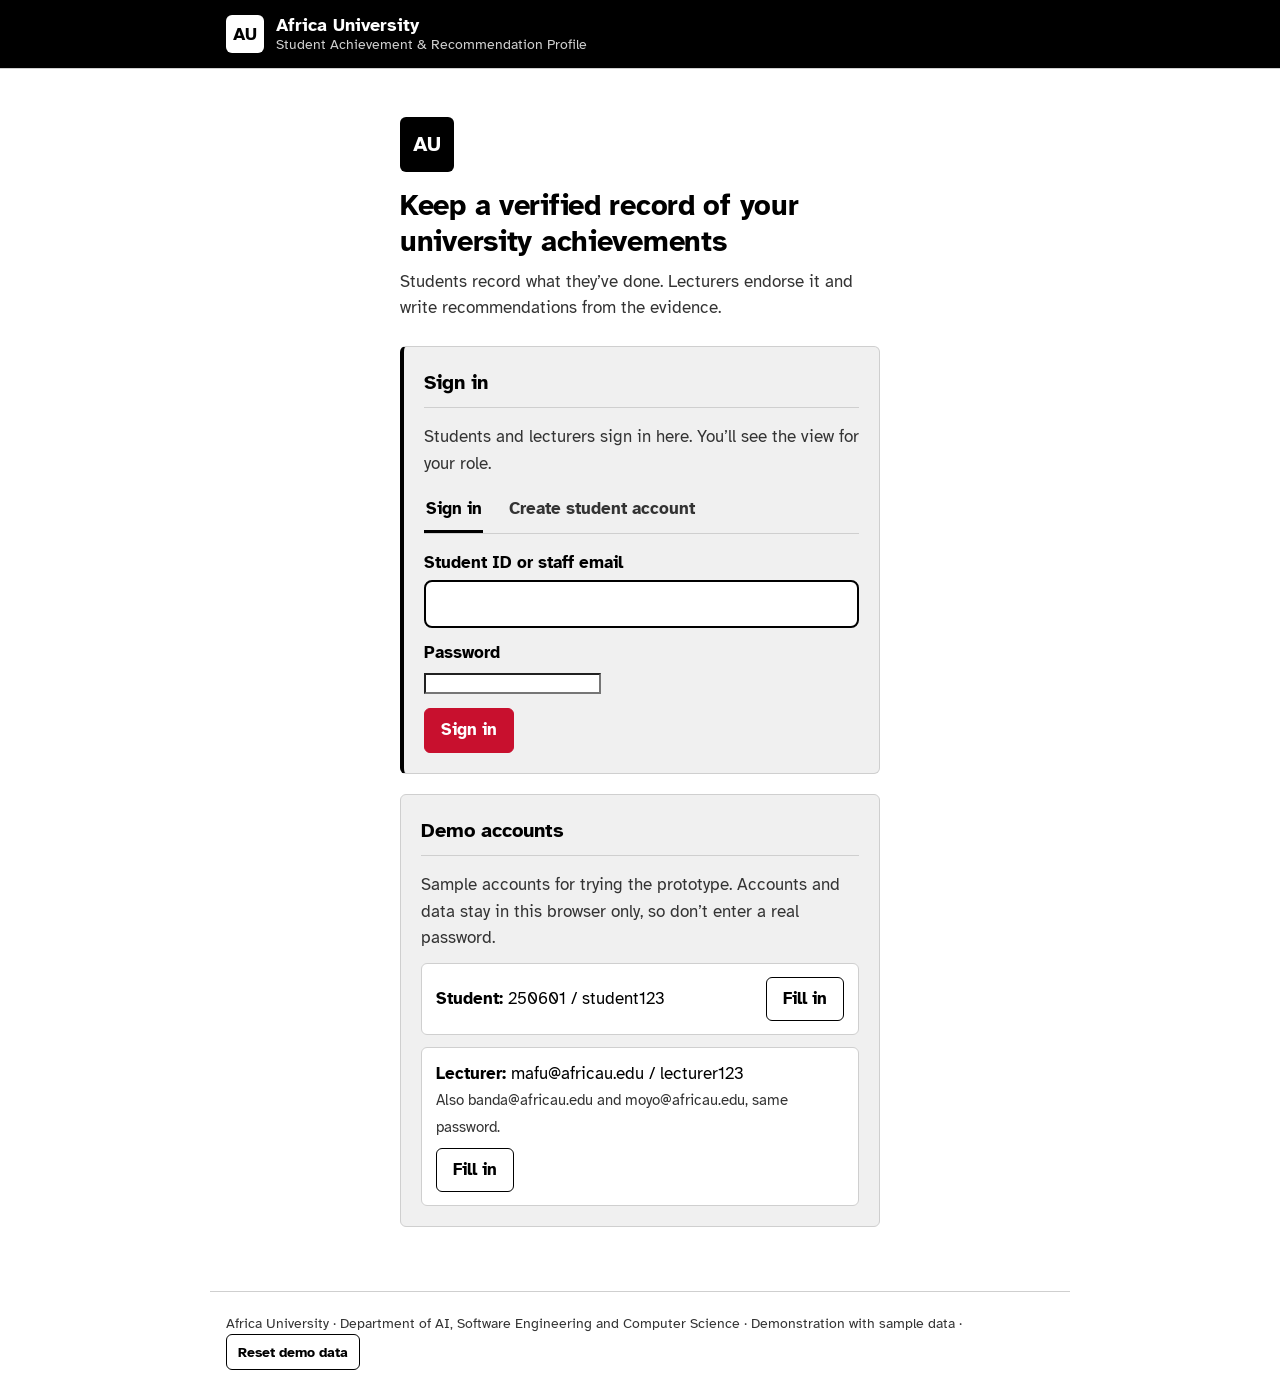
<file: index.html>
<!doctype html>
<html lang="en">
<head>
<meta charset="utf-8">
<meta name="viewport" content="width=device-width, initial-scale=1, viewport-fit=cover">
<title>AU Student Achievement & Recommendation Profile</title>
<link rel="preconnect" href="https://fonts.googleapis.com">
<link rel="preconnect" href="https://fonts.gstatic.com" crossorigin>
<link href="https://fonts.googleapis.com/css2?family=Atkinson+Hyperlegible:wght@400;700&display=swap" rel="stylesheet">
<link rel="stylesheet" href="profile.css">
</head>
<body>
<header><div class="bar">
<div class="brand"><span class="mark" aria-hidden="true">AU</span><span>Africa University<small>Student Achievement &amp; Recommendation Profile</small></span></div>
<div id="who"></div></div></header>
<div id="subnav"></div>
<main id="app"></main>
<footer>Africa University · Department of AI, Software Engineering and Computer Science · Demonstration with sample data · <button class="btn" data-act="reset" style="min-height:36px;padding:.2rem .7rem">Reset demo data</button></footer>
<div id="toast" role="status" aria-live="polite"></div>
<script src="profile.js"></script>
</body>
</html>
</file>
<file: profile.css>
:root{--bg:#fff;--rule:#CFCFCF;--surface:#F2F2F2;--ink:#000;--muted:#333;--line:#000;--brand:#C8102E;--brand-ink:#fff;--gold:#C8102E;--gold-ink:#fff;--ok-bg:#000;--ok:#fff;--warn-bg:#fff;--warn:#000;--bad-bg:#FFE5E8;--bad:#8A0017;--focus:#000;
box-sizing:border-box;padding-top:env(safe-area-inset-top,0px);padding-bottom:env(safe-area-inset-bottom,0px);color-scheme:light}
@media not all{:root{--bg:#000;--rule:#3D3D3D;--surface:#1A1A1A;--ink:#fff;--muted:#D0D0D0;--line:#fff;--brand:#FF4D5E;--brand-ink:#000;--gold:#FF4D5E;--gold-ink:#000;--ok-bg:#fff;--ok:#000;--warn-bg:#000;--warn:#fff;--bad-bg:#5C0010;--bad:#FFD9DE;--focus:#fff;color-scheme:dark}}
*,*::before,*::after{box-sizing:inherit}
html{scroll-padding-top:env(safe-area-inset-top,0px)}
body{margin:0;background:var(--bg);color:var(--ink);font:400 1.0625rem/1.55 "Atkinson Hyperlegible",system-ui,"Segoe UI",Arial,sans-serif}
body::before{content:"";position:fixed;inset:0 0 auto;height:env(safe-area-inset-top,0px);background:var(--bg);z-index:10}
:focus-visible{outline:3px solid var(--focus);outline-offset:3px}
header{border-bottom:4px solid var(--line);background:var(--bg);position:sticky;top:env(safe-area-inset-top,0px);z-index:5}
.bar{max-width:1100px;margin:0 auto;padding:.9rem 1rem;display:flex;flex-wrap:wrap;gap:.75rem 1.5rem;align-items:center;justify-content:space-between}
.brand{font-weight:700;font-size:1.15rem;line-height:1.2}
.brand small{display:block;font-weight:400;color:var(--muted);font-size:.9rem}
nav{display:flex;border:2px solid var(--line);border-radius:8px;overflow:hidden}
nav button{font:inherit;font-weight:700;background:var(--bg);color:var(--ink);border:0;padding:.6rem 1.1rem;cursor:pointer;min-height:44px}
nav button+button{border-left:2px solid var(--line)}
nav button[aria-selected="true"]{background:var(--brand);color:var(--brand-ink)}
main{max-width:1100px;margin:0 auto;padding:1.5rem 1rem 3rem}
h1{font-size:1.9rem;line-height:1.2;margin:0 0 .25rem}
h2{font-size:1.3rem;margin:0 0 .75rem}
p{margin:0 0 .75rem;max-width:70ch}
.sub{color:var(--muted)}
.grid{display:grid;gap:1.25rem;grid-template-columns:repeat(auto-fit,minmax(min(100%,320px),1fr));align-items:start}
.panel{border:2px solid var(--line);border-radius:10px;padding:1.1rem;background:var(--bg)}
.panel.hl{border-left:10px solid var(--gold)}
.stats{display:grid;gap:1rem;grid-template-columns:repeat(auto-fit,minmax(150px,1fr));margin:1.25rem 0}
.stat{border:2px solid var(--line);border-radius:10px;padding:.8rem 1rem;background:var(--surface)}
.stat b{display:block;font-size:2.2rem;line-height:1.1}
.stat.gold{background:var(--gold);color:var(--gold-ink);border-color:var(--line)}
ul.list{list-style:none;margin:0;padding:0;display:grid;gap:.75rem}
.item{border:2px solid var(--line);border-radius:8px;padding:.8rem .9rem}
.item h3{font-size:1.05rem;margin:0 0 .2rem}
.meta{color:var(--muted);font-size:.95rem;margin:0 0 .4rem}
.row{display:flex;flex-wrap:wrap;gap:.5rem;align-items:center;justify-content:space-between}
.badge{display:inline-flex;gap:.35rem;align-items:center;font-weight:700;font-size:.9rem;padding:.15rem .6rem;border-radius:99px;border:2px solid currentColor}
.badge.verified,.badge.sent{background:var(--ok-bg);color:var(--ok)}
.badge.pending,.badge.requested{background:var(--warn-bg);color:var(--warn)}
.badge.rejected{background:var(--bad-bg);color:var(--bad)}
.badge.drafting{background:var(--surface);color:var(--ink)}
.btn{font:inherit;font-weight:700;min-height:44px;padding:.5rem 1rem;border-radius:8px;border:2px solid var(--line);background:var(--bg);color:var(--ink);cursor:pointer}
.btn.primary{background:var(--brand);color:var(--brand-ink)}
.btn.danger{border-color:var(--bad);color:var(--bad)}
.btn:hover{text-decoration:underline}
.actions{display:flex;flex-wrap:wrap;gap:.5rem}
label{display:block;font-weight:700;margin:.7rem 0 .25rem}
input[type=text],input[type=date],select,textarea{width:100%;font:inherit;color:var(--ink);background:var(--bg);border:2px solid var(--line);border-radius:8px;padding:.55rem .7rem;min-height:44px}
textarea{min-height:240px;line-height:1.5}
.toggle{display:flex;gap:.7rem;align-items:flex-start;margin-top:.8rem}
.toggle input{width:1.5rem;height:1.5rem;margin-top:.15rem;accent-color:var(--brand)}
.toggle label{margin:0;font-weight:400}
.steps{display:flex;gap:.4rem;flex-wrap:wrap;margin-top:.4rem}
.steps span{border:2px solid var(--line);border-radius:6px;padding:.1rem .55rem;font-size:.9rem}
.steps span.on{background:var(--ink);color:var(--bg);font-weight:700}
.tabs{display:flex;gap:.5rem;flex-wrap:wrap;margin:0 0 1rem}
.tabs button{font:inherit;font-weight:700;min-height:44px;padding:.4rem 1rem;border:2px solid var(--line);border-radius:8px;background:var(--bg);color:var(--ink);cursor:pointer}
.tabs button[aria-selected="true"]{background:var(--ink);color:var(--bg)}
.empty{border:2px dashed var(--line);border-radius:8px;padding:1rem;color:var(--muted)}
.late{color:var(--bad);font-weight:700}
#toast{position:fixed;left:50%;transform:translateX(-50%);bottom:calc(1rem + env(safe-area-inset-bottom,0px));background:var(--ink);color:var(--bg);padding:.7rem 1.1rem;border-radius:8px;font-weight:700;z-index:20;max-width:90vw}
#toast:empty{display:none}
body::before{background:#000}
header{background:#000;color:#fff;border-bottom:4px solid #C8102E}
.brand small{color:#D0D0D0}
nav{border:1px solid #fff;border-radius:6px}
nav button{background:transparent;color:#fff}
nav button+button{border-left:1px solid #fff}
nav button[aria-selected="true"]{background:#C8102E;color:#fff}
main{padding:2rem 1rem 3rem}
h1{font-size:1.75rem;letter-spacing:-.01em}
h2{font-size:1.1rem;padding-bottom:.6rem;margin-bottom:1rem;border-bottom:1px solid var(--rule)}
.grid{gap:1.5rem}
.panel{border:1px solid var(--rule);border-radius:6px;padding:1.25rem}
.panel.hl{border-left:4px solid var(--brand)}
.stat{border:1px solid var(--rule);border-top:3px solid var(--line);border-radius:6px;background:var(--bg);padding:1rem 1.1rem;color:var(--muted);font-size:.95rem}
.stat b{font-size:2rem;color:var(--ink)}
.stat.gold{background:var(--bg);color:var(--muted);border-color:var(--rule);border-top-color:var(--brand)}
.item{border:1px solid var(--rule);border-radius:6px}
.item h3{font-size:1rem}
.badge{border-radius:4px;border-width:1px;font-size:.8rem;padding:.1rem .5rem}
.btn{border-width:1px;border-radius:6px}
.btn.primary{border-color:var(--brand)}
.tabs{gap:1.5rem;border-bottom:1px solid var(--rule)}
.tabs button{border:0;border-bottom:3px solid transparent;border-radius:0;background:none;color:var(--muted);padding:.4rem .1rem}
.tabs button[aria-selected="true"]{background:none;color:var(--ink);border-bottom-color:var(--brand)}
.steps span{border-width:1px}
.empty{border-width:1px}
footer{max-width:1100px;margin:0 auto;padding:1.25rem 1rem;border-top:1px solid var(--rule);color:var(--muted);font-size:.9rem}
dialog{border:1px solid var(--line);border-radius:8px;padding:1.4rem;width:min(560px,92vw);background:var(--bg);color:var(--ink)}
dialog::backdrop{background:rgba(0,0,0,.65)}
dialog h2{border:0;padding:0}
.note{background:var(--surface);border-left:4px solid var(--line);padding:.5rem .7rem;margin:.4rem 0;font-size:.95rem}
.badge.declined{background:var(--bad-bg);color:var(--bad)}
.feed .item{padding:.6rem .8rem}
@media print{header,footer,.actions,.tabs,form,.stats,#toast,dialog{display:none!important}body::before{display:none}}
.grid{grid-template-columns:1fr}
input[type=text],input[type=date],input[type=password],select,textarea{background:#EDEDED;color:#000}
.panel,.stat,.stat.gold,dialog{background:#F0F0F0}
.item,.empty{background:#fff}
#addForm input,#addForm select,#reqForm input,#reqForm select,#loginForm input,#regForm input,textarea.draft{background:#fff}
.bar,main,footer{max-width:860px}
#who{display:flex;gap:.9rem;align-items:center;color:#fff;flex-wrap:wrap}
.authwrap{max-width:480px;margin:1rem auto}
.brand{display:flex;gap:.7rem;align-items:center}
.mark{display:inline-grid;place-items:center;width:2.4rem;height:2.4rem;border-radius:6px;background:#fff;color:#000;font-weight:700;letter-spacing:.02em;flex:none}
.hero{margin-bottom:1.5rem}.hero h1{font-size:1.8rem;line-height:1.25;margin:0 0 .6rem}
.hero .mark{background:#000;color:#fff;width:3.4rem;height:3.4rem;font-size:1.3rem;margin-bottom:1rem}
#subnav{border-bottom:1px solid var(--rule);background:#fff}
.subbar{max-width:860px;margin:0 auto;padding:0 1rem;display:flex;gap:1.5rem;overflow-x:auto}
.subbar button{font:inherit;font-weight:700;background:none;border:0;border-bottom:3px solid transparent;color:var(--muted);padding:.85rem .1rem;min-height:48px;cursor:pointer;white-space:nowrap}
.subbar button[aria-selected="true"]{color:var(--ink);border-bottom-color:var(--line)}
.profile{display:flex;gap:1rem;align-items:center;margin-bottom:1.5rem}.profile h1{margin:0}
.avatar{width:4rem;height:4rem;border-radius:50%;background:#000;color:#fff;display:grid;place-items:center;font-weight:700;font-size:1.3rem;flex:none}
header{border-bottom:0}
.panel.hl{border-left:4px solid var(--line)}
.stat.gold{border-top-color:var(--line)}
.tabs button[aria-selected="true"]{border-bottom-color:var(--line)}
.btn.primary{background:#000;color:#fff;border-color:#000}
.btn.main{background:var(--brand);color:#fff;border-color:var(--brand)}
.stepper{list-style:none;display:flex;margin:.8rem 0 0;padding:0}
.stepper li{flex:1;position:relative;text-align:center;font-size:.85rem;color:var(--muted);padding-top:1.7rem}
.stepper li::before{content:"";position:absolute;top:.3rem;left:50%;width:1rem;height:1rem;margin-left:-.5rem;border-radius:50%;border:2px solid #000;background:#fff;z-index:1}
.stepper li::after{content:"";position:absolute;top:.75rem;left:-50%;width:100%;height:2px;background:#BDBDBD}
.stepper li:first-child::after{display:none}
.stepper li.done::before{background:#000}
.stepper li.done::after,.stepper li.now::after{background:#000}
.stepper li.now::before{background:var(--brand);border-color:var(--brand)}
.stepper li.done,.stepper li.now{color:var(--ink);font-weight:700}
.who{display:flex;gap:.7rem;align-items:center}
.avatar.sm{width:2.4rem;height:2.4rem;font-size:.9rem}
.item.urgent{border-left:4px solid var(--brand)}
h3.cat{margin:1.3rem 0 .6rem;font-size:.85rem;text-transform:uppercase;letter-spacing:.06em;color:var(--muted)}
.tabs+h3.cat{margin-top:.5rem}
.count{margin-left:.5rem;border:1px solid var(--line);border-radius:99px;padding:0 .45rem;font-size:.75rem;color:var(--ink)}
.timeline{border-left:2px solid #BDBDBD;margin-left:.5rem;padding-left:1rem}
.timeline>.item{position:relative}
.timeline>.item::before{content:"";position:absolute;left:-1.5rem;top:1.15rem;width:.7rem;height:.7rem;border-radius:50%;background:#000;border:2px solid #F0F0F0}
.empty{text-align:center;padding:1.4rem}
.empty p{margin:0 auto 1rem}
dialog{box-shadow:0 12px 40px rgba(0,0,0,.35)}
.item{transition:border-color .15s,box-shadow .15s}
.item:hover{border-color:#000;box-shadow:0 2px 8px rgba(0,0,0,.1)}
.btn{transition:background-color .15s}
.btn:not(.primary):not(.main):hover{background:#E6E6E6;text-decoration:none}
.btn.primary:hover{background:#2B2B2B;text-decoration:none}
.btn.main:hover{background:#A30D26;text-decoration:none}
.subbar button:hover{color:#000}
h1{font-size:2rem}
h2{font-size:1.25rem}
@media (prefers-reduced-motion:reduce){*{transition:none!important;animation:none!important}}
</file>
